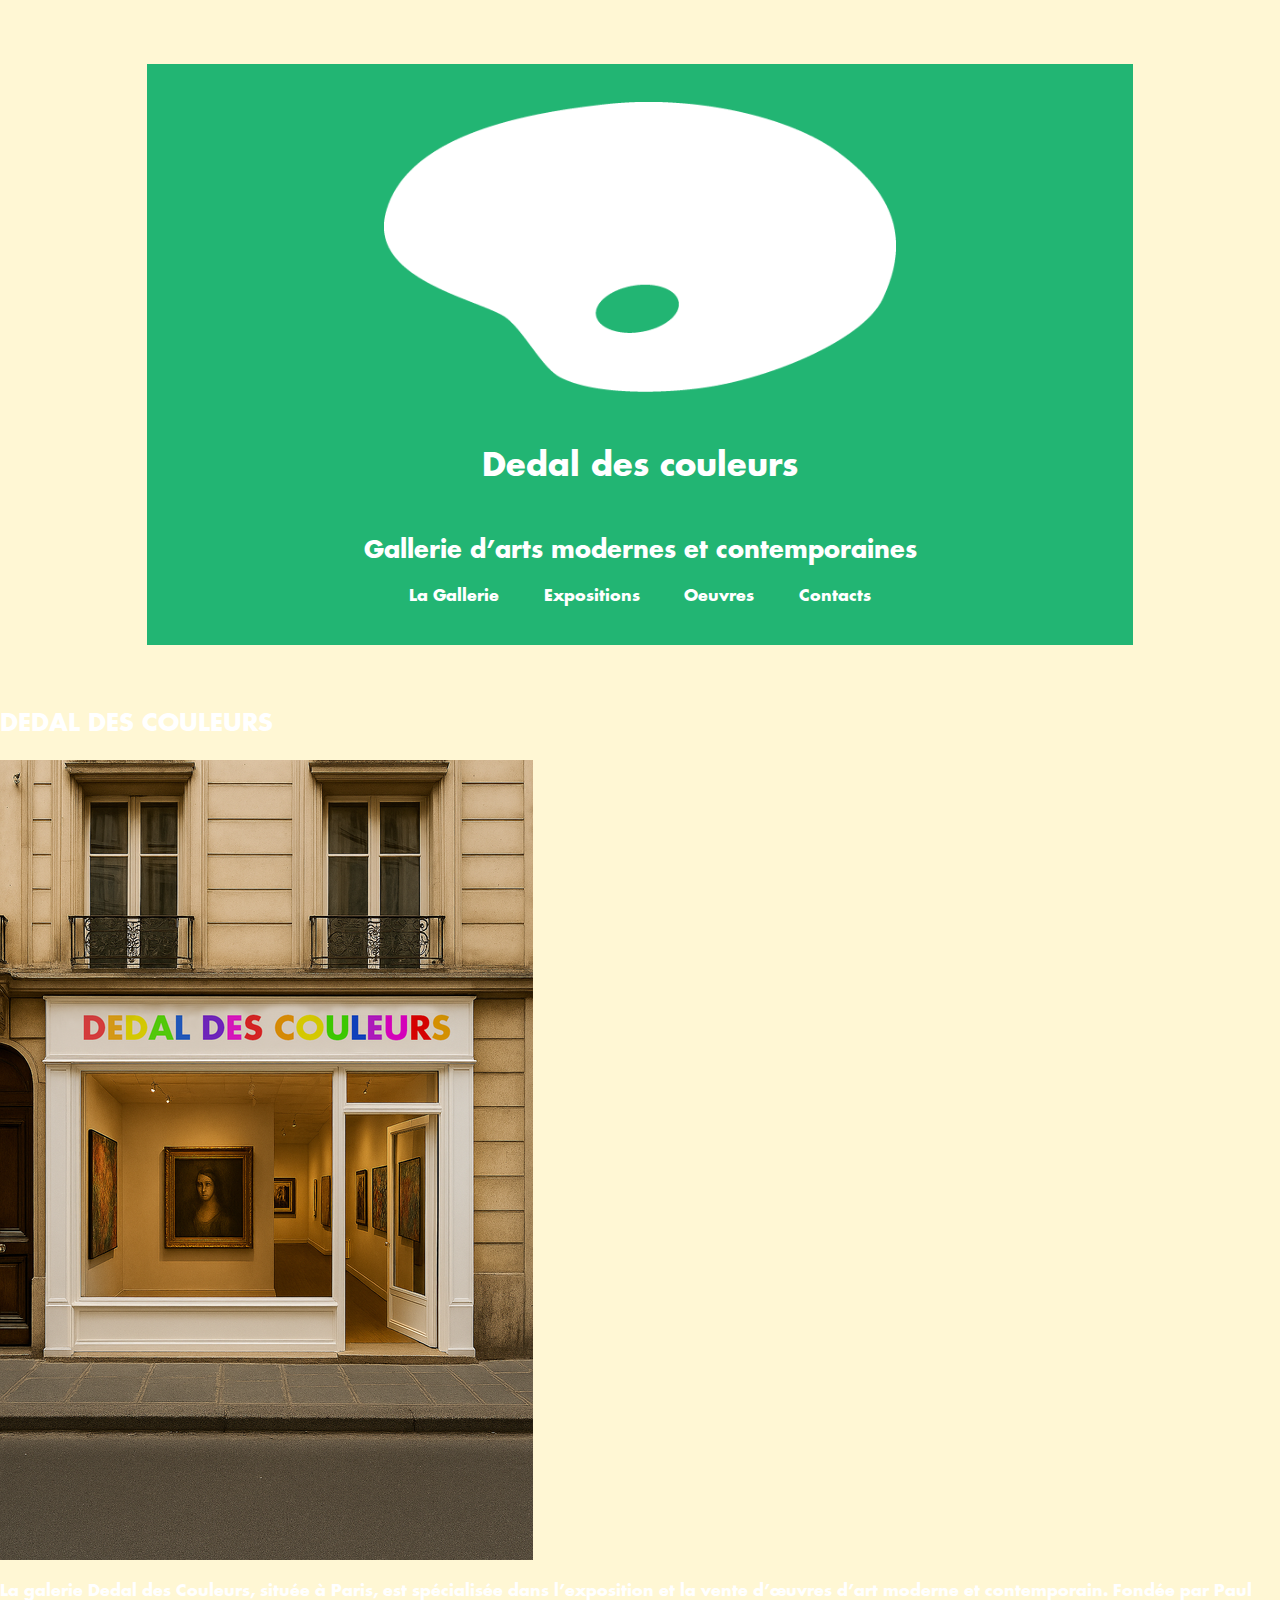
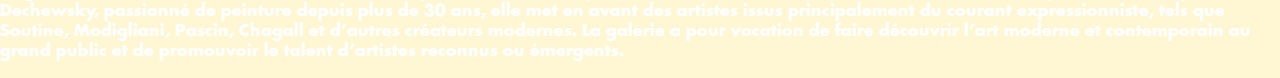
<file: index.html>
<!DOCTYPE html>
<html>
    <head>
        <meta charset="UTF-8">
        <title>Dedal des couleurs</title>
        <link rel="stylesheet" href="main_style.css">
        <link rel="shortcut icon" href="Multimedia/images/dedal.ico">
    </head>
    <body>
        <header>
            <img src="Multimedia/images/Dedal palette.webp" alt="logo">
            <h1>Dedal des couleurs</h1>
            <h2>Gallerie d’arts modernes et contemporaines</h2>
            <nav>
                <ul>
                    <li>La Gallerie</li>
                    <li>Expositions</li>
                    <li>Oeuvres</li>
                    <li>Contacts</li>
                </ul>
            </nav>
        </header>
         <div>
            <h2>DEDAL DES COULEURS</h2>
            <div>
                <img src="Multimedia/images/gallerie.webp" alt="gallerie">
                <p>
                    La galerie Dedal des Couleurs, située à Paris, est spécialisée dans l’exposition et la vente d’œuvres d’art moderne et contemporain.
                    Fondée par Paul Dechewsky, passionné de peinture depuis plus de 30 ans, elle met en avant des artistes issus principalement du courant expressionniste, tels que Soutine, Modigliani, Pascin, Chagall et d’autres créateurs modernes.
                    La galerie a pour vocation de faire découvrir l’art moderne et contemporain au grand public et de promouvoir le talent d’artistes reconnus ou émergents.
                </p>
            </div>
        </div>
    </body>
</html>
</file>
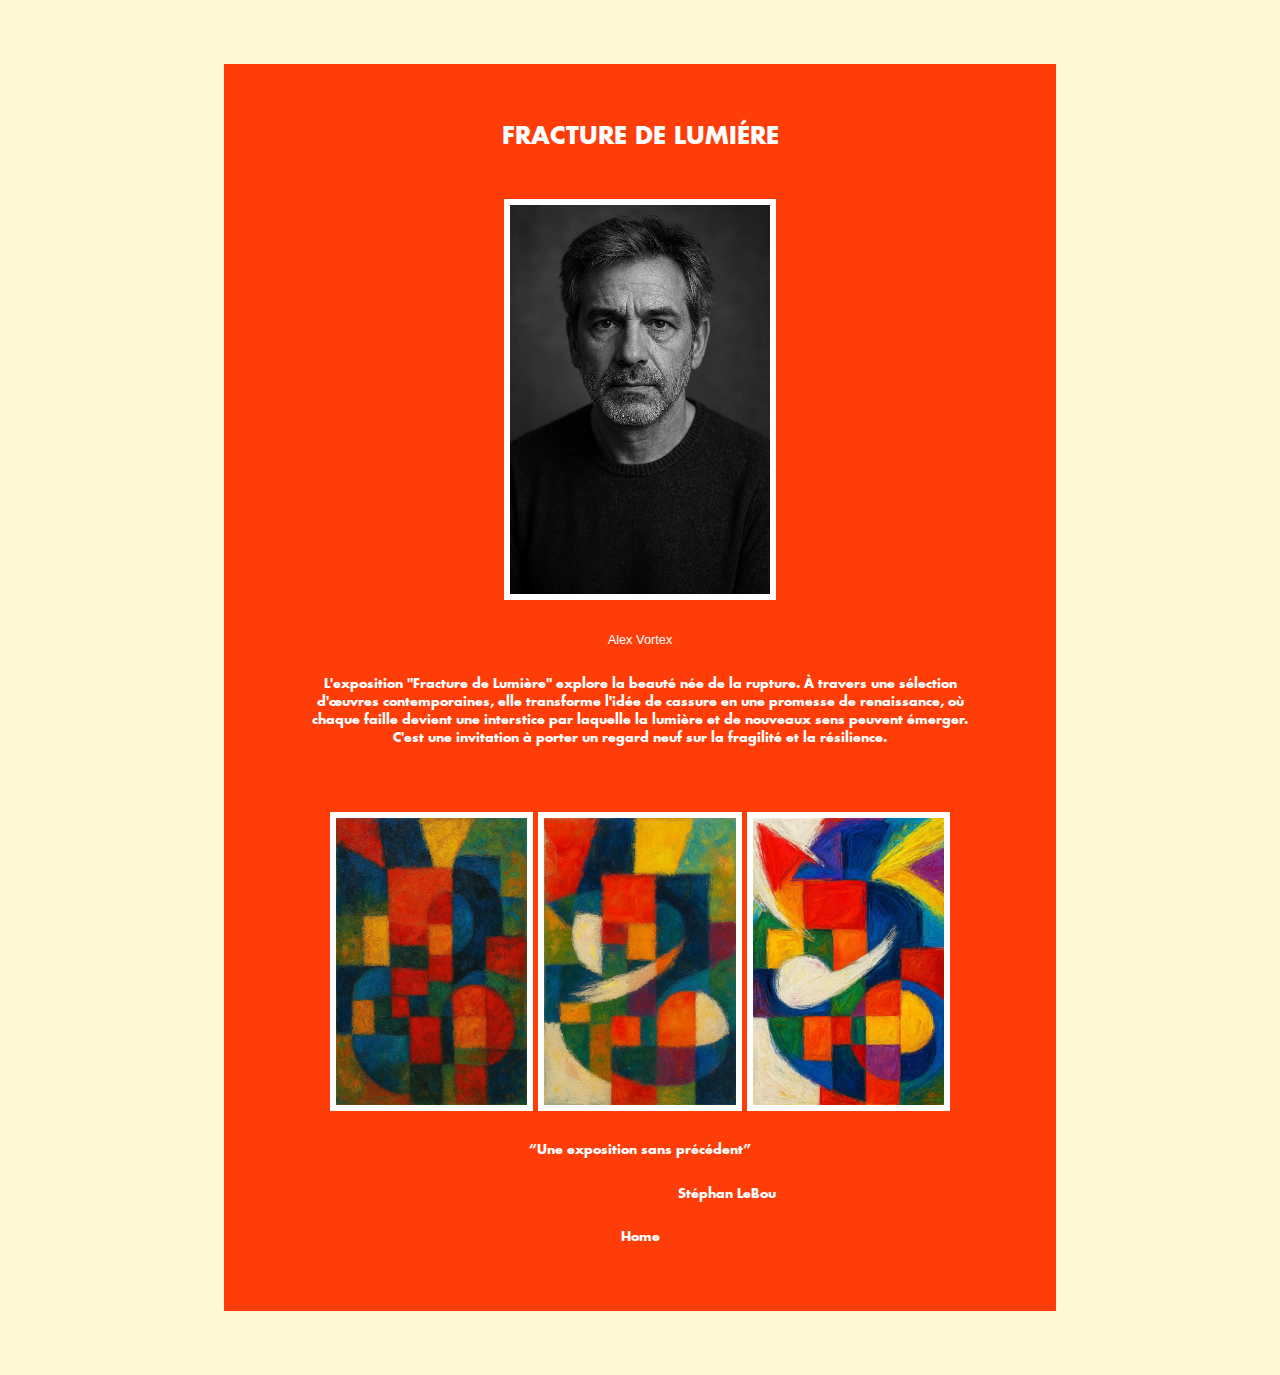
<file: exposition.html>
<!DOCTYPE html>
<html>
    <head>
        <meta charset="UTF-8">
        <title>Dedal des couleurs</title>
        <link rel="stylesheet" href="expo_style.css">
        <link rel="shortcut icon" href="Multimedia/images/dedal.ico">
    </head>
    <body>
        <section>
            <h2>FRACTURE DE LUMIÉRE</h2>
            <img src="Multimedia/images/roverp.webp" alt="Alex Vortex">
            <p><span>Alex Vortex</span></p>
            <p>
                L'exposition "Fracture de Lumière" explore la 
                beauté née de la rupture. À travers une sélection 
                d'œuvres contemporaines, elle transforme l'idée de 
                cassure en une promesse de renaissance, où chaque 
                faille devient une interstice par laquelle la lumière 
                et de nouveaux sens peuvent émerger. C'est une 
                invitation à porter un regard neuf sur la fragilité 
                et la résilience.
            </p>
            <div>
                <img class="imgs2" src="Multimedia/images/rover1.webp" alt="fractal">
                <img class="imgs2" src="Multimedia/images/rover2.webp" alt="lux">
                <img class="imgs2" src="Multimedia/images/rover3.webp" alt="wind">
            </div>
            <p>“Une exposition sans précédent” </p>
            <p class="cauthor">Stéphan LeBou</p>
            <a href="index.html" class="homeb"><p>Home</p></a>
        </section>
    </body>
</html>
</file>
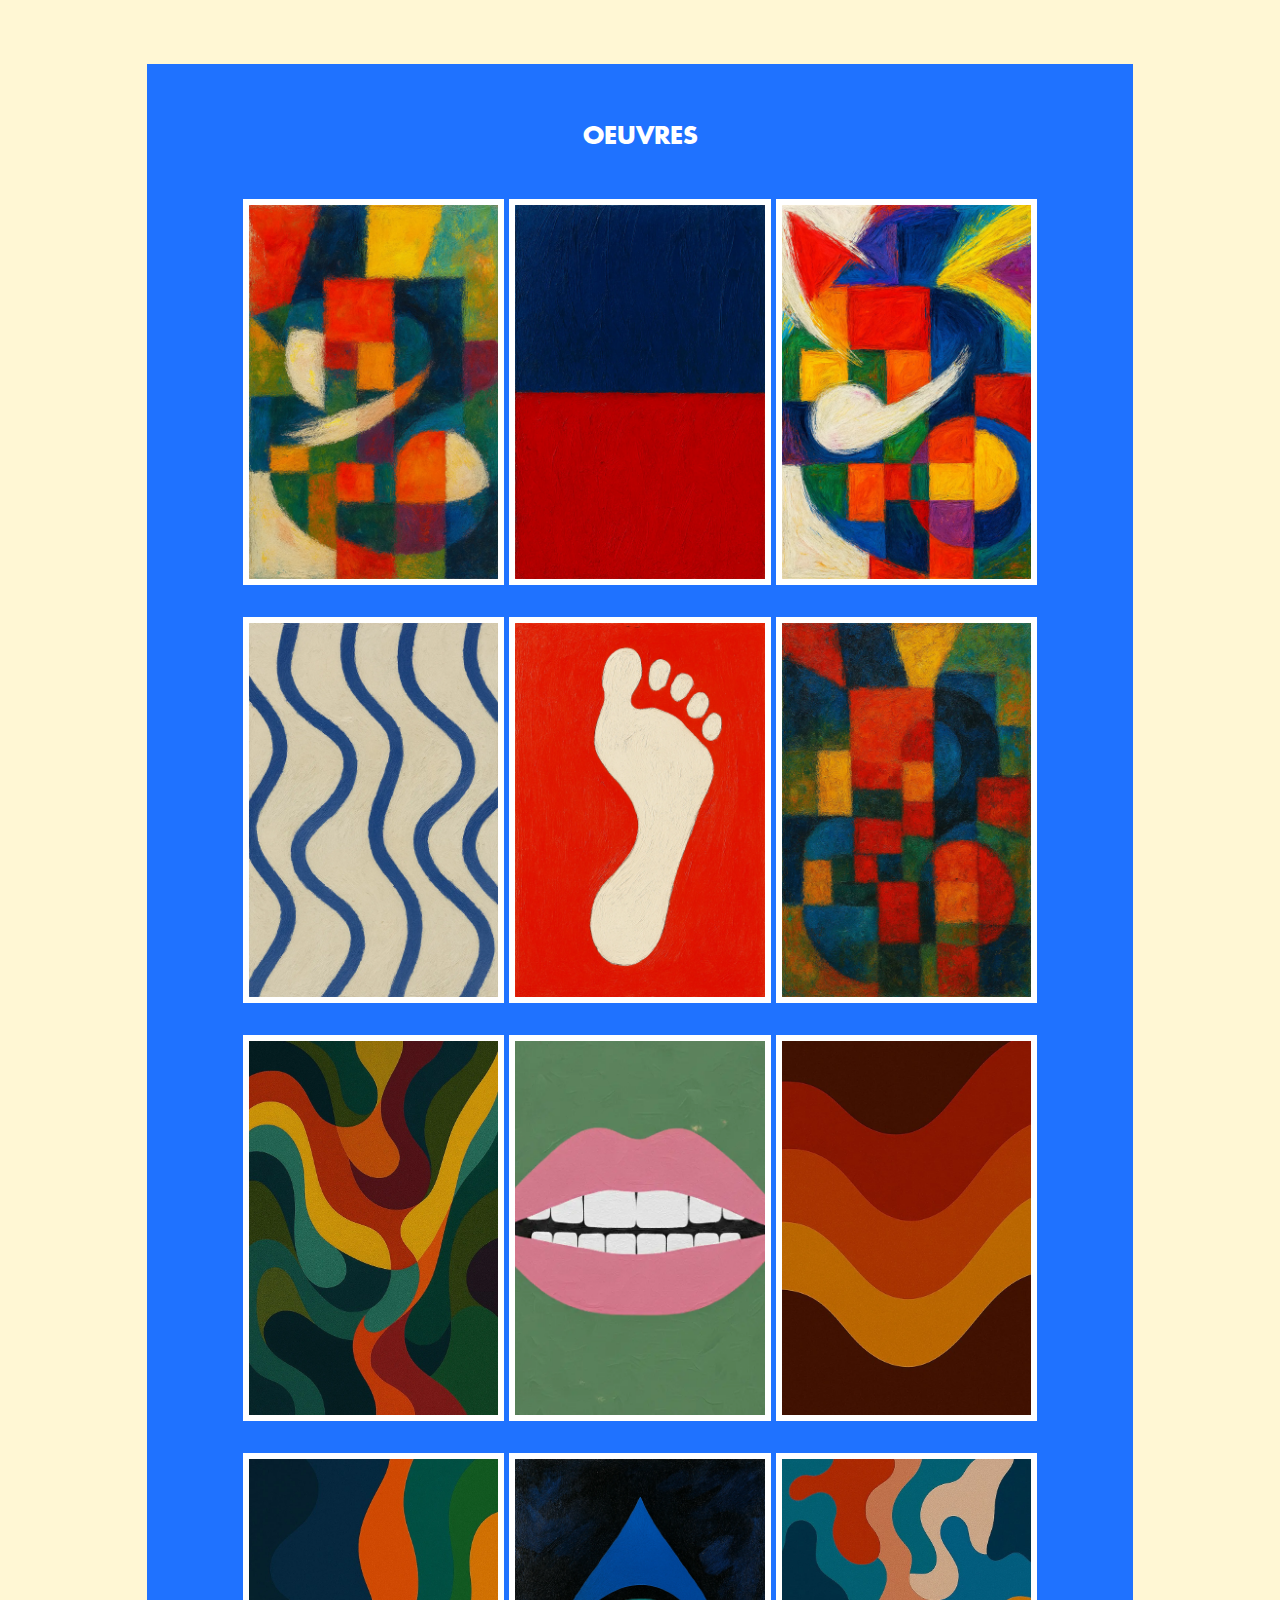
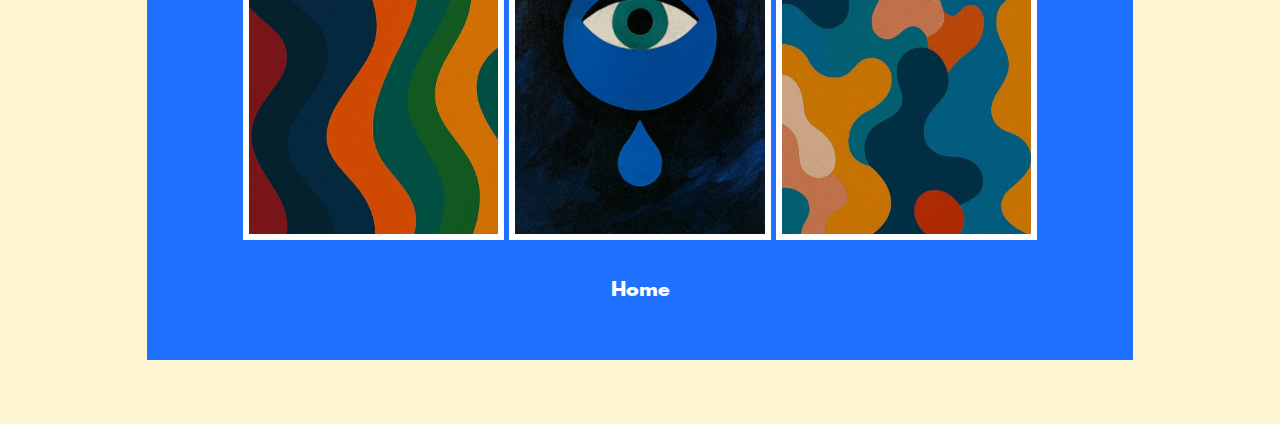
<file: oeuvres.html>
<!DOCTYPE html>
<html>
    <head>
        <meta charset="UTF-8">
        <title>Dedal des couleurs</title>
        <link rel="stylesheet" href="oeuvres_style.css">
        <link rel="shortcut icon" href="Multimedia/images/dedal.ico">
    </head>
    <body>
        <section>
            <h2>OEUVRES</h2>
            <div>
                <img class="imgs2" src="Multimedia/images/rover2.webp" alt="lux">
                <img class="imgs2" src="Multimedia/images/horizon.webp" alt="horizon">
                <img class="imgs2" src="Multimedia/images/rover3.webp" alt="wind">
            </div>
            <div>
                <img class="imgs2" src="Multimedia/images/medusa.webp" alt="medusa">
                <img class="imgs2" src="Multimedia/images/footprint.webp" alt="footprint">
                <img class="imgs2" src="Multimedia/images/rover1.webp" alt="wind">
            </div>
            <div>
                <img class="imgs2" src="Multimedia/images/fondent.webp" alt="fondent">
                <img class="imgs2" src="Multimedia/images/mouth.webp" alt="mouth">
                <img class="imgs2" src="Multimedia/images/heatwave.webp" alt="heatwave">
            </div>
            <div>
                <img class="imgs2" src="Multimedia/images/waves.webp" alt="waves">
                <img class="imgs2" src="Multimedia/images/tear.webp" alt="tear">
                <img class="imgs2" src="Multimedia/images/camo.webp" alt="camo">
            </div>
            <a href="index.html" class="homeb"><p>Home</p></a>
        </section>
    </body>
</html>
</file>
<file: main_style.css>
@font-face {
    font-family: 'Futura_Bold';
    src: url(Multimedia/fonts/Futura_Bold.otf);
}

@font-face {
    font-family: 'Lato-Regular';
    src: url(Multimedia/fonts/Lato-Regular.ttf);
}

body {
    background-color: #fff7d4;
    font-family: 'Futura_Bold',sans-serif;
    color: white;
    margin: 0;
}

header {
    background-color: #22B573;
    text-align: center;
    width: 65%;
    padding: 3vw 6vw;
    margin: 5vw auto;
}

header img{
    height: auto;
    width: 40vw;
}

h1{
    margin: 3rem;
}

#slogan{
    margin: 3rem;
}

nav ul{
    list-style: none;
    display: flex;
    justify-content: center;
    gap: 3.5vw;
    margin: 0;
    padding: 0;
}

nav ul li{
    display: inline-block;
}

nav ul li a {
    color: white;
    text-decoration: none;
    font-size: 1.5vw;
}

nav ul li a:hover {
    text-decoration: underline;
}

main {
    margin: 0;
    padding: 0;
}

#section1{
    background-color: #22B573;
    text-align: center;
    padding: 2vw 6vw;
    width: 65%;
    margin: 5vw auto;
}

.subtitle {
    margin-top: 0;
}

.contenus-section1{
    display: flex;
    align-items: flex-start;
}

#gallerie{
    width: 40%; 
    height: auto;
    flex-shrink: 0; 
    margin: 3vw 4vw 3vw 0;
    border: solid white 0.5vw;
}

.textS1{
    margin: 3vw 0rem;
    flex-grow: 1; 
    flex-shrink: 1;
    text-align: left;
    font-size: 1.5vw;
    line-height: 1.6;
}

#section2{
    background-color: #22B573;
    text-align: center;
    padding: 2vw 6vw;
    width: 65%;
    margin: 5vw auto;
}

.contenus-section2{
    display: flex;
    align-items: flex-start;
    justify-content: center;
    gap: 3vw;
}

.imgs2{
    width: 30%; 
    height: auto;
    flex-shrink: 0; 
    margin: 2vw 0 0 0;
    border: solid white 0.5vw; 
}

#exptitle{
    text-align: left;
    font-size: 2vw; 
    margin: 3vw 0 0vw 0;
}

.foots2{
    display: flex;
    justify-content: space-between; 
    align-items: center;
    width: 100%;
    padding-bottom: 2vw; 
    font-size: 1.2vw;
    margin-top: 0;
}

.foots2 a{
    text-decoration: none;
    color: white
}

.foots2 a:hover{
    text-decoration: underline;
}

#aname{
    font-family: 'Lato-Regular', sans-serif;
    color: white; 
    margin: 0;
}

#section3{
    background-color: #22B573;
    text-align: center;
    padding: 2vw 6vw;
    width: 65%;
    margin: 5vw auto;
}

.line1{
    display: flex;
    align-items: flex-start;
    justify-content: center;
    gap: 3vw;
}

.line2{
    display: flex;
    align-items: flex-start;
    justify-content: center;
    gap: 3vw;
    margin-bottom: 3vw;
}

.imgs3{
    width: 30%; 
    height: auto;
    flex-shrink: 0; 
    margin: 2vw 0 0 0;
    border: solid white 0.5vw;   
}

#section3 p{
    text-align: right;
    font-size: 1.2vw;
}

#section3 a{
    color: white;
    text-decoration: none;
}

#section3 a:hover{
    text-decoration: underline;
}

footer{
    background-color: #22B573;
    display: flex;
    flex-wrap: wrap;
    justify-content: space-between;
    align-items: flex-start;
    text-align: center;
    padding: 3vw 6vw 0;
    margin: 5vw auto;
    width: 65%;
    align-items: center;
}

footer h2, footer h3 {
    margin-top: 0;
    margin-bottom: 3vw;
    font-size: 2vw;
    text-align: left;
}

.part1, .part2 {
    width: 48%; 
    text-align: left;
}

.part1{
    padding-right: 2%;
}

.part2 {
    width: 46%;
    text-align: left;
}

#separator {
    width: 0.1vw;
    background-color: white; 
    height: 25vw;
    margin-top: 2vw;
    margin-right: 2vw;
}

.subp1-1 {
    display: flex;
    justify-content: space-between;
    align-items: flex-start;
    gap: 2vw;
}

#contacts{
    list-style: none;
    justify-content: left;
    margin: 0;
    padding: 0;
    width: 50%;
}

#contacts li{
    font-size: 1.2vw;
    line-height: 2;
    text-align: left;
}

#horaires {
    width: 45%;
    margin: 0;
    border-collapse: collapse;
    font-size: 1.2vw;
    text-align: left;
}

#horaires td {
    padding: 0.5vw 0;
}

#horaires tr td:last-child {
    font-family: 'Lato-Regular', sans-serif;
    text-align: center;
}

.part1 p {
    font-family: 'Lato-Regular', sans-serif;
    font-size: 1.2vw;
    margin-top: 3vw;
    text-align: center;
    width: 100%;
}

#contact-form {
    display: flex;
    flex-direction: column;
    gap: 1.5vw; 
    width: 100%;
    margin: 0;
}

#contact-form input[type="text"],
#contact-form input[type="email"],
#contact-form textarea {
    width: 100%; 
    box-sizing: border-box;
    padding: 0.8vw;
    border: none;
    font-size: 1.2vw;
    font-family: 'Futura_Bold', sans-serif;
    color: #22B573; 
    margin: 0; 
}

#contact-form input::placeholder,
#contact-form textarea::placeholder {
    color: #22B573;
    opacity: 1;
}

footer .homeb {
    font-family: 'Lato-Regular', sans-serif;
    font-size: 1.2vw;
    text-align: center;
    width: 100%;
    color: white;
    text-decoration: none;
}

footer .homeb:hover {
    text-decoration: underline;
}

@media screen and (max-width: 768px) {
    
    header,
    #section1,
    #section2,
    #section3,
    footer {
        width: 90%;
        max-width: 500px;
        padding: 5vw 6vw;
        margin: 5vw auto;
        background-color: #4910BC;
    }

    header img {
        width: 60vw;
    }

    nav ul {
        flex-direction: column;
        gap: 1.5rem;
        align-items: center;
    }

    nav ul li a {
        font-size: 4vw;
    }

    .contenus-section1 {
        flex-direction: column-reverse;
        align-items: center;
    }

    #gallerie {
        width: 80%;
        margin: 3vw auto;
    }

    .textS1 {
        font-size: 4vw;
        text-align: center;
    }

    .contenus-section2,
    .line1,
    .line2 {
        flex-direction: column;
        gap: 5vw;
        align-items: center;
    }
    
    .imgs2,
    .imgs3 {
        width: 70%;
    }

    .foots2 {
        flex-direction: column;
        justify-content: center;
        align-items: center;
        gap: 1vw;                   
    }

    #exptitle {
        margin-bottom: 1.5vw;
    }

    #exptitle,
    #aname,
    .foots2 a p {
        text-align: center;
    }

    #section3 p{
    text-align: center;
    }

    footer {
        flex-direction: column;
        align-items: stretch;
    }
    
    .part1, 
    .part2 {
        width: 100%;
        padding: 0;
        margin-bottom: 5vw;
    }

    #separator {
        display: none;
    }
    
    .subp1-1 {
        flex-direction: column;
        gap: 5vw;
    }

    #contacts,
    #horaires {
        width: 100%;
        text-align: center;
    }

    #contacts li{
    text-align: center;
    font-size: 4vw; 
    }

    #horaires {
        width: 100%;
        text-align: center;
        font-size: 4vw; 
    }

    #horaires td {
        padding: 0.5vw 2vw;
    }

    #horaires tr td:last-child {
        text-align: center;
        padding-right: 0;
    }
    
    .part1 p {
        margin-top: 5vw;
    }

    footer h2, footer h3 {
        font-size: 5vw;
        text-align: center;
    }

    #contact-form input,
    #contact-form textarea {
        font-size: 4vw;
        padding: 2vw;
    }

    #contact-form input[type="text"],
    #contact-form input[type="email"],
    #contact-form textarea {
    color: #4910BC; 
    }


    #contact-form input::placeholder,
    #contact-form textarea::placeholder {
    color: #4910BC;
    opacity: 1;
    }
}
</file>
<file: expo_style.css>
*,
*::before,
*::after {
    box-sizing: border-box; /* Risolve problemi di overflow dovuti a padding e border */
}

@font-face {
    font-family: 'Futura_Bold';
    src: url(Multimedia/fonts/Futura_Bold.otf);
}

@font-face {
    font-family: 'Lato-Regular';
    src: url(Multimedia/fonts/Lato-Regular.ttf);
}

body {
    background-color: #fff7d4;
    font-family: 'Futura_Bold',sans-serif;
    color: white;
    margin: 0;
}

section{
    background-color: #FF3D09;
    text-align: center;
    width: 65%;
    padding: 3vw 6vw;
    margin: 5vw auto;
}

p {
    margin: 2vw auto;
    line-height: 1.4;
    font-size: 1vw;
}

section div {
    margin-top: 3vw;
    margin-bottom: 2vw;
}

img{
    width: 40%; 
    height: auto;
    flex-shrink: 0; 
    border: solid white 0.5vw;
    margin-top: 2vw;
}

span{
    font-family: 'Lato-regalar',sans-serif;
}
.imgs2{
    width: 30%; 
    height: auto;
    flex-shrink: 0; 
    margin: 2vw 0 0 0;
    border: solid white 0.5vw; 
}
.cauthor{
    width: fit-content;
    margin-left: auto;
    margin-right: 30%;
}
.homeb{
    font-size: 1.2vw;
    text-align: center;
    width: 100%;
    color: white;
    text-decoration: none;
}
.homeb:hover{
    text-decoration: underline;
}

@media screen and (max-width: 760px) {
    section {
        background-color: #22B573;
        width: 90%;
        margin: 5vw 5%;
        padding: 5vw 3vw;
    }

    h2 {
        font-size: 5vw;
    }
    img {
        width: 80%;
    }

    p {
        font-size: 3.5vw; 
        line-height: 1.5;
    }
    
    .imgs2 {
        width: 100%;
        margin-bottom: 3vw; 
    }

    .cauthor {
        width: 100%; 
        margin-left: 0; 
        margin-right: 0; 
        text-align: center;
    }

    .homeb {
        font-size: 4vw;
    }
}
</file>
<file: oeuvres_style.css>
@font-face {
    font-family: 'Futura_Bold';
    src: url(Multimedia/fonts/Futura_Bold.otf);
}

@font-face {
    font-family: 'Lato-Regular';
    src: url(Multimedia/fonts/Lato-Regular.ttf);
}

body {
    background-color: #fff7d4;
    font-family: 'Futura_Bold',sans-serif;
    color: white;
    margin: 0;
}

section{
    background-color: #1F72FF;
    text-align: center;
    width: 65%;
    padding: 3vw 6vw;
    margin: 5vw auto;
}

.imgs2{
    width: 30%; 
    height: auto;
    flex-shrink: 0; 
    margin: 2vw 0 0 0;
    border: solid white 0.5vw; 
}

p{
    margin-top: 2.5vw;
}

.homeb{
    font-size: 1.5vw;
    text-align: center;
    width: 100%;
    color: white;
    text-decoration: none;
}

.homeb:hover{
    text-decoration: underline;
}

@media (max-width: 760px) {
    section {
        width: 80%;
        padding: 5vw 4vw;
        margin: 5vw auto;
        background-color: #FF66C4;
    }
    
    div {
        display: flex;
        flex-direction: column;
        align-items: center;
    }

    .imgs2 {
        width: 90%;
        height: auto;
        margin: 3vw 0;
        border: solid white 2vw; 
    }

    .homeb {
        font-size: 2.5vw; /
    }
}
</file>
